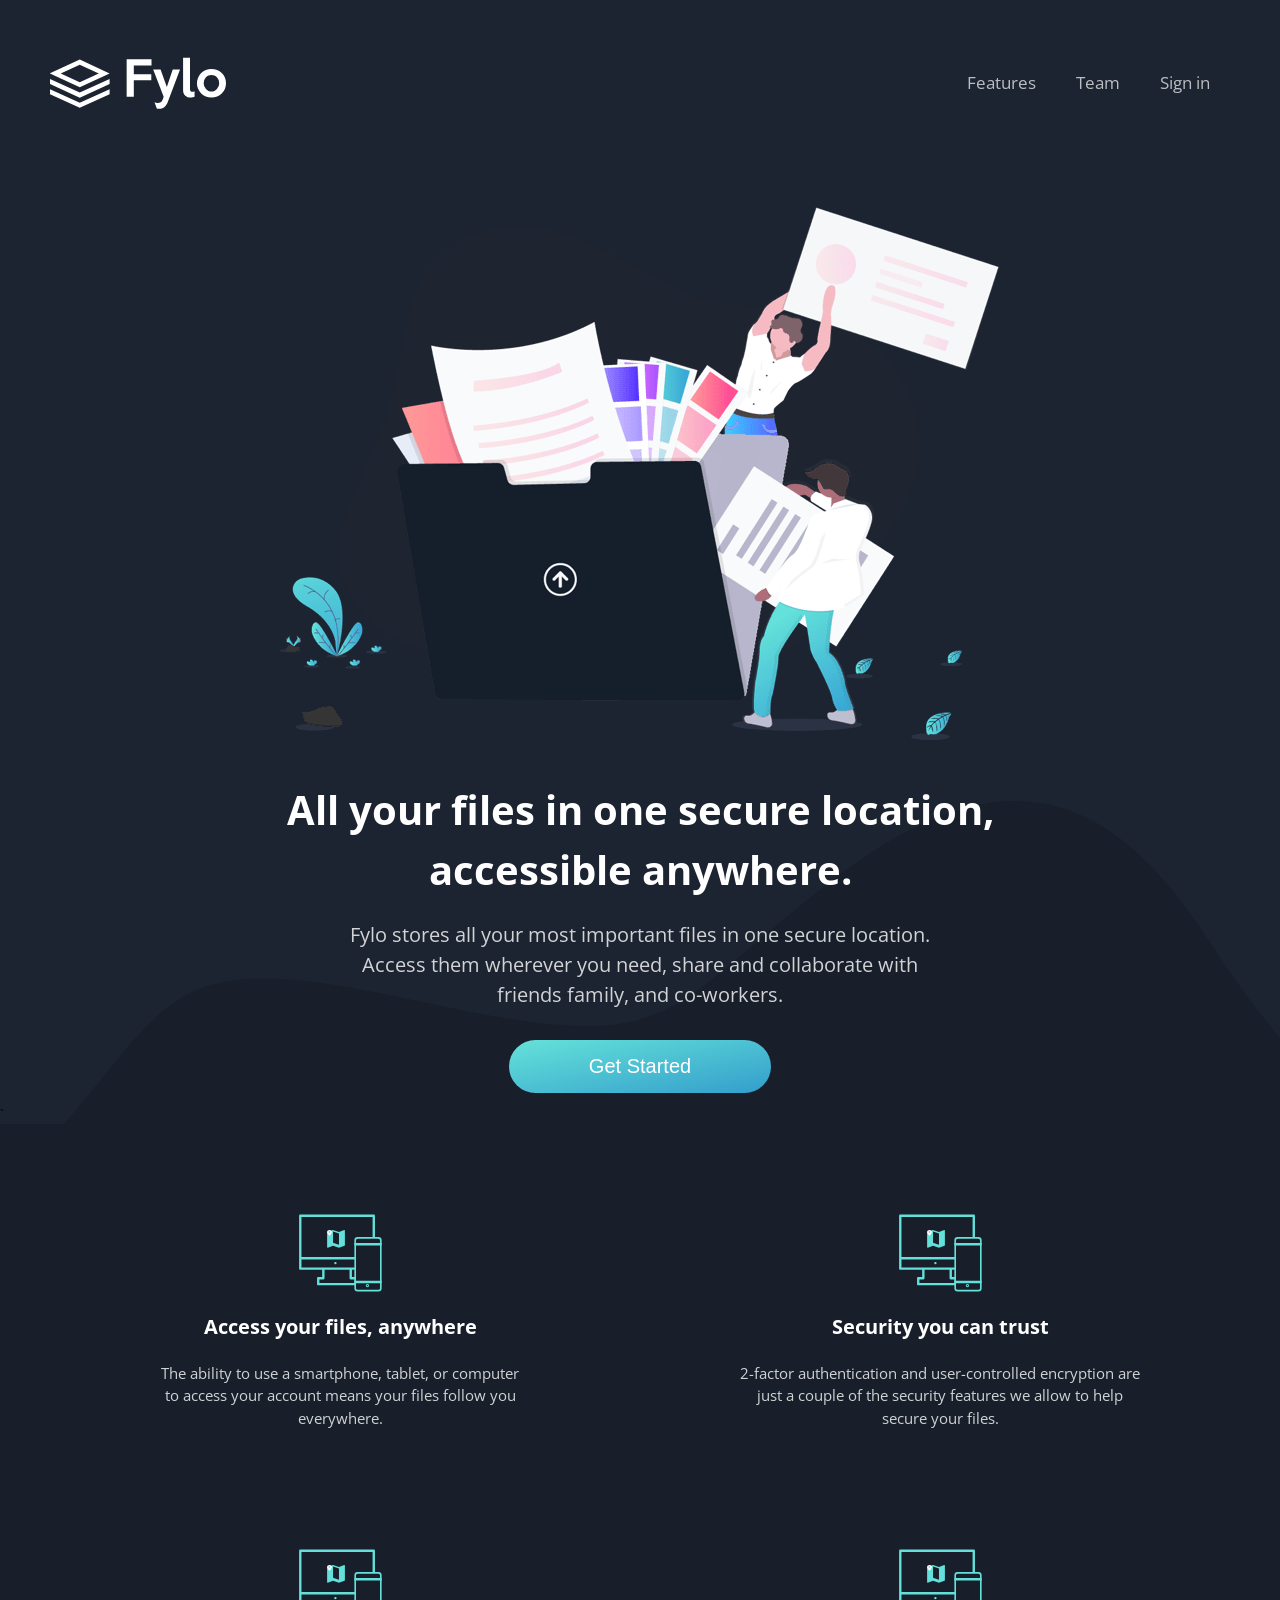
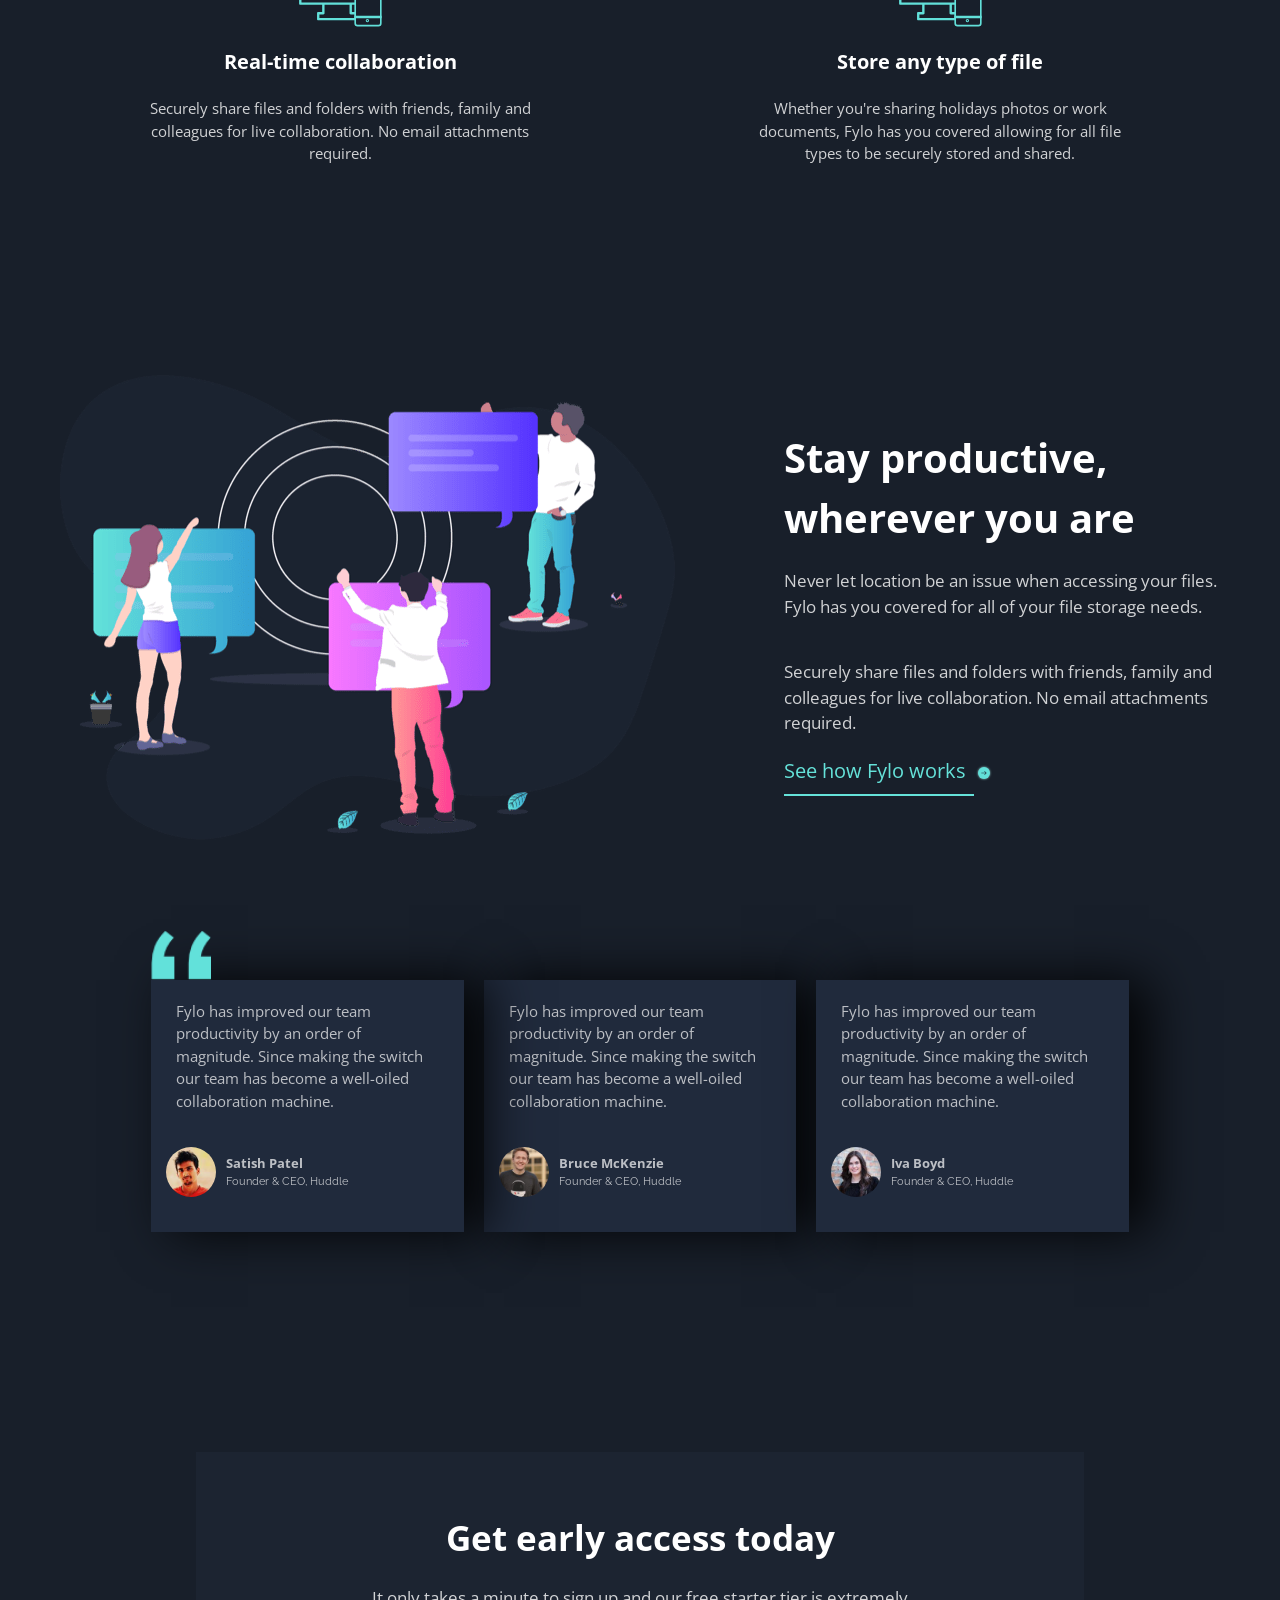
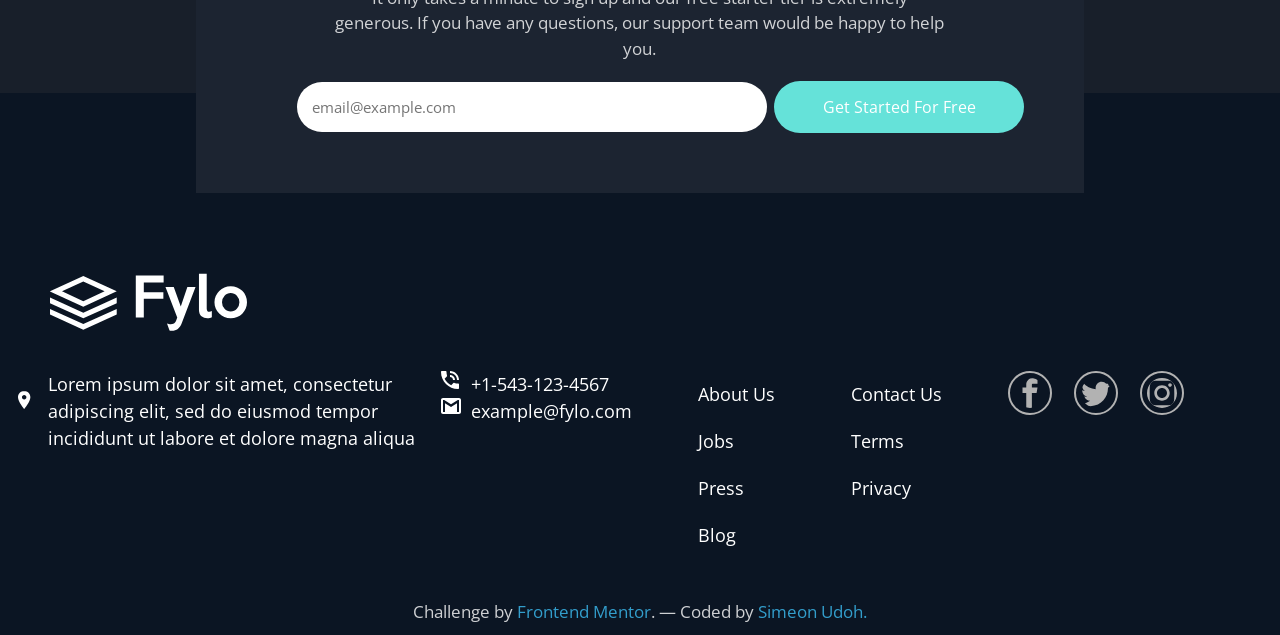
<file: fylo/index.html>
<!DOCTYPE html>
<html lang="en">
	<head>
		<meta charset="UTF-8" />
		<meta name="viewport" content="width=device-width, initial-scale=1.0" />

		<link
			rel="icon"
			type="image/png"
			sizes="32x32"
			href="./images/favicon-32x32.png"
		/>
		<link
			href="https://fonts.googleapis.com/css?family=Open+Sans:400,700|Raleway:400,700&display=swap"
			rel="stylesheet"
		/>
		<link rel="stylesheet" href="css/styles.css" />

		<title>
			Frontend Mentor | Fylo landing page with dark theme and features grid
		</title>
	</head>
	<body class="container">
		<header class="header">
			<img src="images/logo.svg" alt="fylo logo" class="header__logo" />
			<nav class="header__nav">
				<ul class="header__list">
					<li class="header__item">
						<a href="#" class="header__link">Features</a>
					</li>
					<li class="header__item">
						<a href="#" class="header__link">Team</a>
					</li>
					<li class="header__item">
						<a href="#" class="header__link">Sign in</a>
					</li>
				</ul>
      </nav>
      
      
		</header>

		<div class="intro">
			<img
				src="images/illustration-intro.png"
				alt="intro image"
				class="intro__img "
			/>
			<h1 class="heading__primary">
				All your files in one secure location,<br />
				accessible anywhere.
			</h1>

			<p class="paragraph__intro">
				Fylo stores all your most important files in one secure location.<br />
				Access them wherever you need, share and collaborate with <br />
				friends family, and co-workers.
			</p>
			<button class="btn">Get Started</button>
		</div>

		<!-- Feature Box 1 -->
		`
		<main class="wrapper">
			<section class="feature mb-lg">
				<div class="feature__box">
					<img
						src="images/icon-access-anywhere.svg"
						alt="access files with computer"
						class="feature__img  mb-sm"
					/>
					<h2 class="heading__tertiary">Access your files, anywhere</h2>
					<p class="paragraph__feature">
						The ability to use a smartphone, tablet, or computer <br />
						to access your account means your files follow you<br />
						everywhere.
					</p>
				</div>

				<!-- Feature Box 2 -->
				<div class="feature__box">
					<img
						src="images/icon-access-anywhere.svg"
						alt="access files with computer"
						class="feature__img mb-sm"
					/>
					<h2 class="heading__tertiary">Security you can trust</h2>
					<p class="paragraph__feature">
						2-factor authentication and user-controlled encryption are<br />
						just a couple of the security features we allow to help<br />
						secure your files.
					</p>
				</div>

				<!-- Feature Box 3 -->

				<div class="feature__box">
					<img
						src="images/icon-access-anywhere.svg"
						alt="access files with computer"
						class="feature__img mb-sm"
					/>
					<h3 class="heading__tertiary">Real-time collaboration</h3>
					<p class="paragraph__feature">
						Securely share files and folders with friends, family and <br />
						colleagues for live collaboration. No email attachments<br />
						required.
					</p>
				</div>
				<!-- Feature Box 4 -->

				<div class="feature__box">
					<img
						src="images/icon-access-anywhere.svg"
						alt="access files with computer"
						class="feature__img mb-sm"
					/>
					<h3 class="heading__tertiary">Store any type of file</h3>
					<p class="paragraph__feature">
						Whether you're sharing holidays photos or work<br />
						documents, Fylo has you covered allowing for all file<br />
						types to be securely stored and shared.
					</p>
				</div>
			</section>

			<div class="details mb-md">
				<img
					src="images/illustration-stay-productive.png"
					alt="fylo details"
					class="details__img"
				/>
				<div class="details__text">
					<h3 class="heading__primary heading__primary--left">
						Stay productive,<br />
						wherever you are
					</h3>
					<p class="paragraph__details">
						Never let location be an issue when accessing your files. Fylo has
						you covered for all of your file storage needs.
					</p>
					<p class="paragraph__details">
						Securely share files and folders with friends, family and colleagues
						for live collaboration. No email attachments required.
					</p>
					<a href="#" class="details__link">See how Fylo works </a>
				</div>
			</div>

			<!-- Testimonial Container -->
			<div class="testimonial mb-hg">
				<!-- Testimonial User review 1 -->
				<figure class="testimonial__box testimonial__box--1">
					<blockquote class="testimonial__review">
						Fylo has improved our team productivity by an order of magnitude.
						Since making the switch our team has become a well-oiled
						collaboration machine.
					</blockquote>

					<figcaption class="testimonial__user">
						<img
							src="images/profile-1.jpg"
							alt="user 1"
							class="testimonial__user-photo"
						/>
						<div class="testimonial__user-box">
							<p class="testimonial__user-name">Satish Patel</p>
							<p class="testimonial__user-title">Founder & CEO, Huddle</p>
						</div>
					</figcaption>
				</figure>

				<!-- Testimonial User review 2 -->

				<figure class="testimonial__box  testimonial__box--2">
					<blockquote class="testimonial__review">
						Fylo has improved our team productivity by an order of magnitude.
						Since making the switch our team has become a well-oiled
						collaboration machine.
					</blockquote>

					<figcaption class="testimonial__user">
						<img
							src="images/profile-2.jpg"
							alt="user 2"
							class="testimonial__user-photo"
						/>
						<div class="testimonial__user-box">
							<p class="testimonial__user-name">Bruce McKenzie</p>
							<p class="testimonial__user-title">Founder & CEO, Huddle</p>
						</div>
					</figcaption>
				</figure>

				<!-- Testimonial User review 3 -->

				<figure class="testimonial__box testimonial__box--3">
					<blockquote class="testimonial__review">
						Fylo has improved our team productivity by an order of magnitude.
						Since making the switch our team has become a well-oiled
						collaboration machine.
					</blockquote>

					<figcaption class="testimonial__user">
						<img
							src="images/profile-3.jpg"
							alt="user 3"
							class="testimonial__user-photo"
						/>
						<div class="testimonial__user-box">
							<p class="testimonial__user-name">Iva Boyd</p>
							<p class="testimonial__user-title">Founder & CEO, Huddle</p>
						</div>
					</figcaption>
				</figure>
			</div>

			<div class="sign-up">
				<h2 class="heading__secondary">
					Get early access today
				</h2>
				<p class="paragraph__sign-up">
					It only takes a minute to sign up and our free starter tier is
					extremely generous. If you have any questions, our support team would
					be happy to help you.
				</p>
				<form action="#">
					<label
						>email
						<input
							type="email"
							class="sign-up__form"
							name="email"
							id="email"
              placeholder="email@example.com"
              required  
						/>
					</label>
					<button type="submit" class="sign-up__btn">
						Get Started For Free
					</button>
				</form>
			</div>
		</main>

		<footer class="footer">
			<img src="images/logo.svg" alt="fylo logo" class="footer__logo mb-lg" /> 

			<div class="footer__card  mb-md"> 
				<p class="footer__location">
					Lorem ipsum dolor sit amet, consectetur</br> adipiscing elit, sed do
					eiusmod tempor<br> incididunt ut labore et dolore magna aliqua
        </p>
				<div class="footer__contact"> 
					<p class="footer__phone">
						&plus;1-543-123-4567   
					</p>
					<p class="footer__email">
						example@fylo.com
          </p>
          </div>
          <ul class="footer__list1">
            <li class="footer__item"><a href="#" class="footer__link">About Us</a></li>
            <li class="footer__item"><a href="#" class="footer__link">Jobs</a></li>
            <li class="footer__item"><a href="#" class="footer__link">Press</a></li>
            <li class="footer__item"><a href="#" class="footer__link">Blog</a></li>
          </ul>
          <ul class="footer__list2">
            <li class="footer__item"><a href="#" class="footer__link">Contact Us</a></li>
            <li class="footer__item"><a href="#" class="footer__link">Terms</a></li>
            <li class="footer__item"><a href="#" class="footer__link">Privacy</a></li>
          </ul>

          <div class="footer__social">
            <a href="https://facebook.com/Simeon.udoh.71" class="footer__social-link">
            <svg class="footer__icon footer__icon-facebook">
              <use xlink:href="css/sprite.svg#icon-facebook"></use> 

			</svg>
			&nbsp; 
            </a>
            <a href="https://twitter.com/Techviberng" class="footer__social-link"> 
            <svg class="footer__icon footer__icon-twitter"> 
              <use xlink:href="css/sprite.svg#icon-twitter"></use>   

			</svg>
			&nbsp; 
            </a>
            <a href="https://facebook.com/simicode" class="footer__social-link"> 
            <svg class="footer__icon footer__icon-instagram">
              <use xlink:href="css/sprite.svg#icon-instagram"></use> 

			</svg>
			&nbsp; 
            </a>
          </div>
				
			</div>
			<p class="footer__attribution">
				Challenge by <a class="footer__attribution-link" href="https://www.frontendmentor.io?ref=challenge" target="_blank"> Frontend Mentor</a>. &mdash; Coded by <a class="footer__attribution-link"  href="https://github.com/simeon4real">Simeon Udoh.</a>    
			</p>
		</footer>  
	</body>
</html>
</file>
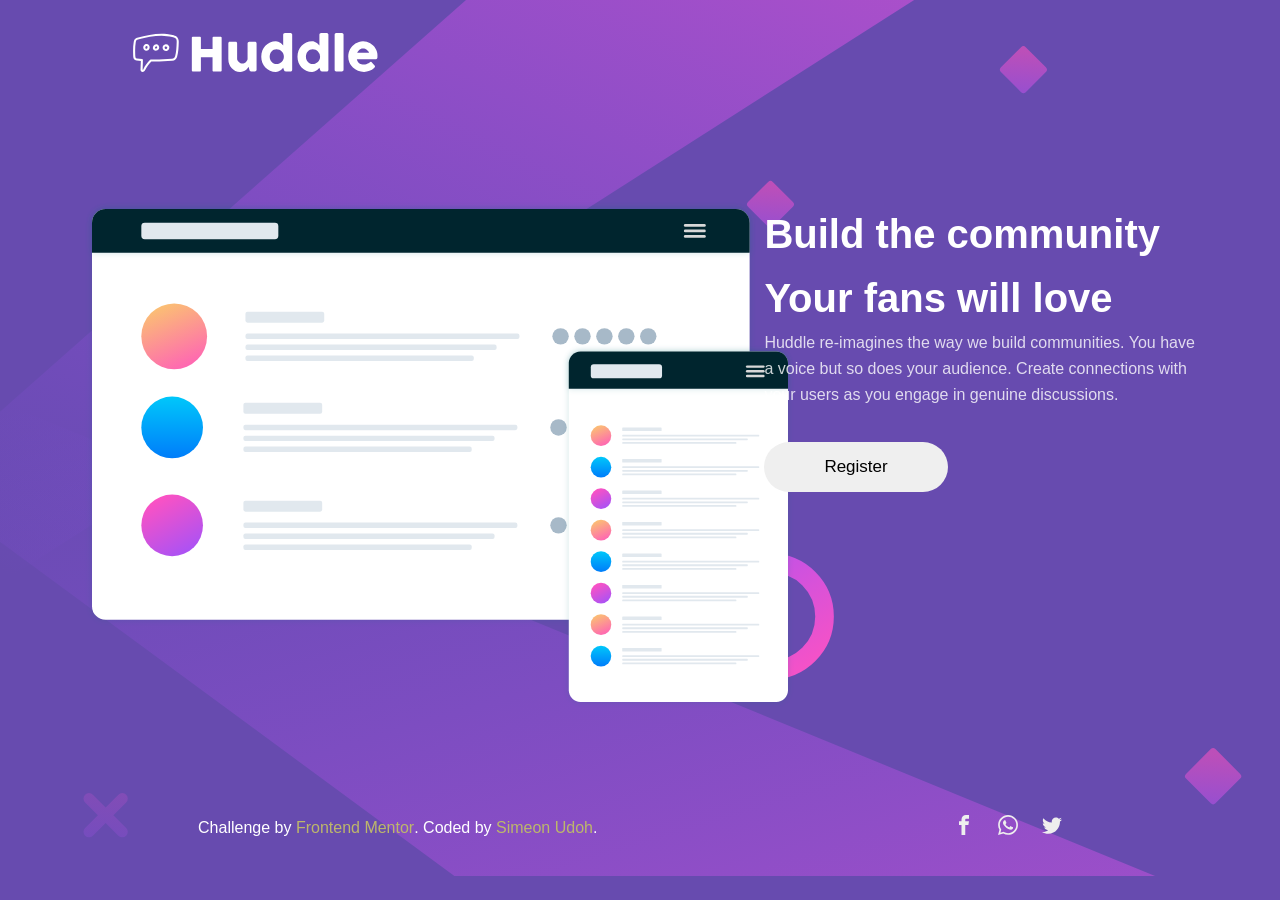
<file: Huddle/index.html>
<!DOCTYPE html>
<html lang="en">
	<head>
		<meta charset="UTF-8" />
		<meta name="viewport" content="width=device-width, initial-scale=1.0" />
		<!-- displays site properly based on user's device -->

		<link
			rel="icon"
			type="image/png"
			sizes="32x32"
			href="./images/favicon-32x32.png"
		/>
		<link rel="stylesheet" href="https://fonts.google.com/specimen/Poppins" />
		<link rel="stylesheet" href="https://fonts.google.com/specimen/Open+Sans" />
		<link rel="stylesheet" href="styles.css" />

		<title>Huddle &mdash; Building The Best Communities</title>
	</head>
	<body>
		<!-- initializing BEM -->
		<header class="header">
			<img class="header__logo" src="./images/logo.svg" alt="the logo" />
		</header>

		<div class="container">
			<div class="container__img-box">
				<img
					src="images/illustration-mockups.svg"
					class="container__img"
					alt="huddle photo"
				/>
			</div>

			<div class="text-box">
				<h1 class="text__primary">
					Build the community<br />
					Your fans will love
				</h1>
				<p class="text__paragraph">
					Huddle re-imagines the way we build communities. You have <br />
					a voice but so does your audience. Create connections with <br />
					your users as you engage in genuine discussions.
				</p>

				<button aria-label="Register Button" class="register">Register</button>
			</div>

			<!-- End of container -->
		</div>

		<footer>
			<p class="attribution">
				Challenge by
				<a href="https://www.frontendmentor.io?ref=challenge" target="_blank"
					>Frontend Mentor</a
				>. Coded by <a href="#">Simeon Udoh</a>.
			</p>
			<div class="footer__social-box">
				<a
					aria-label="Add me on Facebook"
					href="http://www.facebook.com/Simeon.udoh.71"
					target="_blank"
					><svg class="footer__icon">
						<use xlink:href="images/sprite.svg#icon-facebook"></use></svg
				></a>

				<a
					aria-label="Add me on Whatsapp"
					href="http://wa.me/2348146953393"
					target="_blank"
					><svg class="footer__icon">
						<use xlink:href="images/sprite.svg#icon-whatsapp"></use></svg
				></a>

				<a
					aria-label="Follow me on Twitter"
					href="https://twitter.com/TechviberNG"
					target="_blank"
					><svg class="footer__icon">
						<use xlink:href="images/sprite.svg#icon-twitter"></use></svg
				></a>
			</div>
		</footer>
	</body>
</html>
</file>
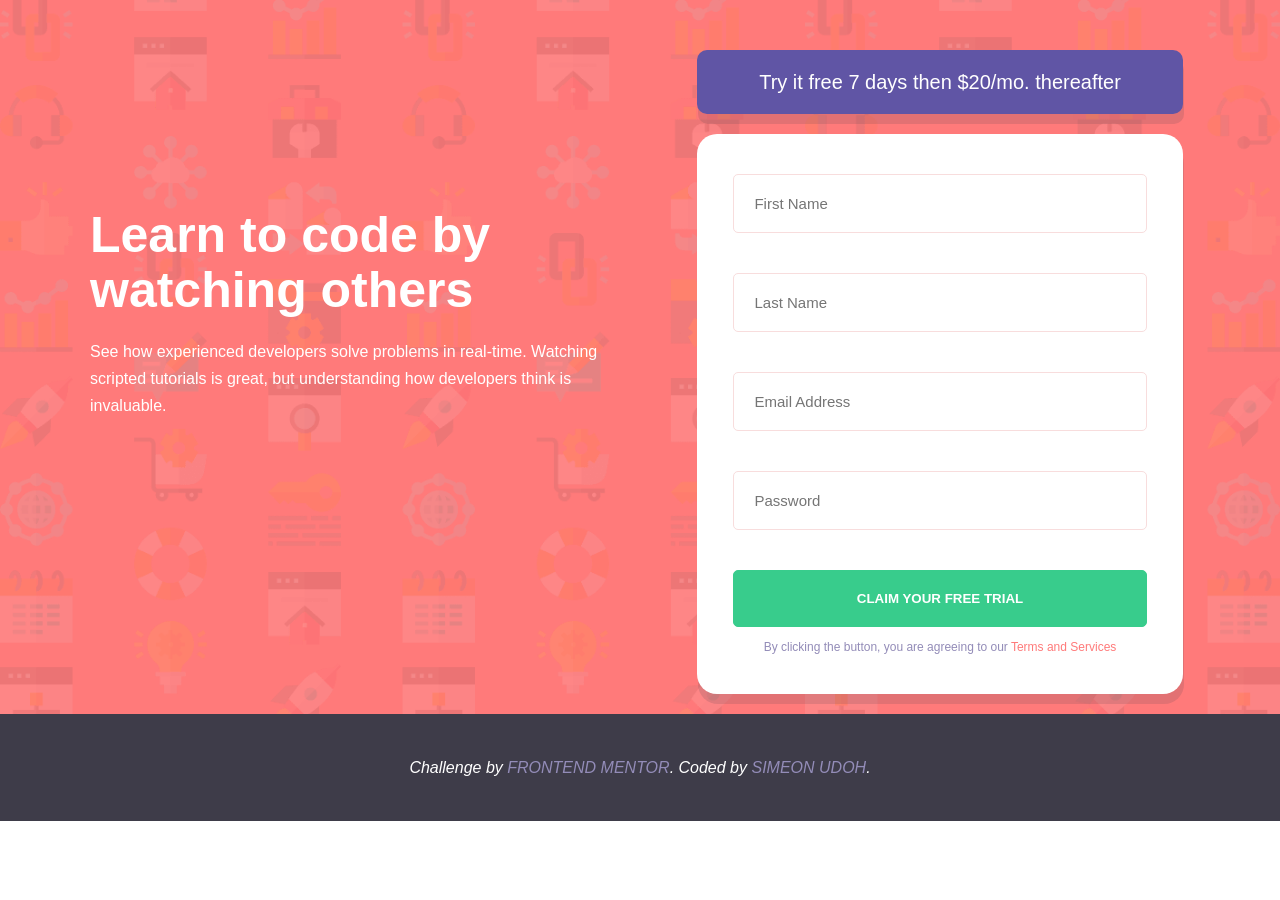
<file: intro-component-sign-up/index.html>
<!DOCTYPE html>
<html lang="en">
<head>
  <meta charset="UTF-8">
  <meta name="viewport" content="width=device-width, initial-scale=1.0"> <!-- displays site properly based on user's device -->

  <link rel="icon" type="image/png" sizes="32x32" href="./images/favicon-32x32.png">
  <link rel="stylesheet" href="https://fonts.google.com/specimen/Poppins:400,500,600,700">
  <link rel="stylesheet" href="css/styles.css">
  
  <title>Frontend Mentor | Intro component with sign up form</title>

  
  
</head> 
<body>
  <main>

<!--GRID STARTS HERE-->  

<div class="row">
  <div class="col-1-of-2">
    <div class="landing__heading">
      <h1 class="landing__heading-primary">
        Learn to code by watching others
      </h1>

      <p class="landing__heading-text">See how experienced developers solve problems in real-time. Watching scripted tutorials is great,
      but understanding how developers think is invaluable.</p>

    </div>
  
 

  </div>
  <div class="col-1-of-2">
    
     <div class="cta__info">
      Try it free 7 days then $20/mo. thereafter </div>
      

      <!--THE FORM MARKUP-->

      <form class="form">
        <fieldset>
        <label class="form__label" for="first-name"></label>
      <input class="form__input" type="text" id="first-name" placeholder="First Name"> 

      <label class="form__label" for="last-name"></label>
      <input class="form__input" type="text" id="last-name" name="last-name" placeholder="Last Name" required>

      <label class="form__label" for="email"></label>
      <input class="form__input" type="email" id="email" placeholder="Email Address" required>

      <label class="form__label" for="password"></label>
      <input class="form__input" type="password" id="password" placeholder="Password" name="password" required>

      <button type="submit"> Claim your free trial</button>
      
     
      
      </fieldset>
      <span class="form__terms"> By clicking the button, you are agreeing to our <a class="form__link" href="#" target="_blank">Terms and
          Services</a></span>
    </form>
</div>
</main>
<footer class="footer">
  <p class="footer__attribution">
    Challenge by <a class="footer__link" href="https://www.frontendmentor.io?ref=challenge" target="_blank">Frontend Mentor</a>.
    Coded by <a class="footer__link" href="#">Simeon Udoh</a>.
  </p>
</footer>
</body>
</html>
</file>
<file: fylo/css/styles.css>
*,*::before,*::after{margin:0;padding:0;-webkit-box-sizing:inherit;box-sizing:inherit}html{font-size:62.5%}@media only screen and (max-width: 43.75em){html{font-size:50%}}body{font-size:1.4rem;background-color:#1c2431;font-family:"Open Sans", sans-serif;line-height:1.5}@media only screen and (max-width: 62.5em){br{display:none}}.wrapper{background-color:#181f2a}.mb-sm{margin-bottom:2rem}.mb-md{margin-bottom:4rem}.mb-lg{margin-bottom:4rem}.mb-hg{margin-bottom:8rem}::-moz-selection{background-color:#65e2d9;color:white}::selection{background-color:#65e2d9;color:white}.details{background-color:#181f2a;display:-ms-grid;display:grid;-ms-grid-columns:3fr 1fr [2];grid-template-columns:repeat(2, 3fr 1fr);padding:6rem;-webkit-box-align:center;-ms-flex-align:center;align-items:center}@media only screen and (max-width: 62.5em){.details{-ms-grid-rows:1fr [2];grid-template-rows:repeat(2, 1fr)}}@media only screen and (max-width: 31.25em){.details{-ms-grid-rows:-webkit-max-content 2rem -webkit-max-content;-ms-grid-rows:max-content 2rem max-content;grid-template-rows:repeat(2, -webkit-max-content);grid-template-rows:repeat(2, max-content);grid-row-gap:2rem}}.details__text{display:-ms-grid;display:grid;-webkit-box-align:center;-ms-flex-align:center;align-items:center;justify-items:start;grid-column:3 / -1}@media only screen and (max-width: 62.5em){.details__text{grid-row:2 / -1;grid-column:1 / -1;margin:1rem auto}}.details__img{-o-object-fit:cover;object-fit:cover}@media only screen and (max-width: 62.5em){.details__img{grid-column:1 / -1;-ms-grid-row:1;-ms-grid-row-span:1;grid-row:1 / 2;margin:auto}}@media only screen and (max-width: 43.75em){.details__img{width:100%}}.details__link{text-decoration:none;font-size:2rem;position:relative;display:inline-block;color:#65e2d9;font-family:inherit}.details__link:hover{color:#339ecc}@media only screen and (max-width: 62.5em){.details__link{margin:1rem auto}}.details__link::after{content:"";background-image:url(../images/icon-arrow.svg);width:2rem;height:2rem;display:inline-block;background-repeat:no-repeat;position:absolute;top:0.9rem;right:-3rem}.details__link::before{content:"";position:absolute;width:19rem;height:0.15rem;display:block;background-color:#65e2d9;bottom:-1rem}.feature{grid-column:full-start / full-end;-ms-grid-row:3;-ms-grid-row-span:1;grid-row:3 / 4;background-color:#181f2a;padding:4rem;position:relative;display:-ms-grid;display:grid;-ms-grid-columns:minmax(30rem, 1fr) [2];grid-template-columns:repeat(2, minmax(30rem, 1fr));-ms-grid-rows:1fr [2];grid-template-rows:repeat(2, 1fr)}.feature>*:nth-child(1){-ms-grid-row:1;-ms-grid-column:1}.feature>*:nth-child(2){-ms-grid-row:1;-ms-grid-column:2}.feature>*:nth-child(3){-ms-grid-row:2;-ms-grid-column:1}.feature>*:nth-child(4){-ms-grid-row:2;-ms-grid-column:2}@media only screen and (max-width: 43.75em){.feature{grid-template-columns:repeat(auto-fit, minmax(25rem, 1fr))}}@media only screen and (max-width: 31.25em){.feature{margin-bottom:.5rem}}.feature__box{display:-ms-grid;display:grid;-webkit-box-align:center;-ms-flex-align:center;align-items:center;justify-items:center;margin:5rem}.feature::before{content:"";width:100%;height:600px;background-image:url(../images/bg-curvy-desktop.svg);background-size:cover;background-position:center;position:absolute;top:-43%;left:0;background-repeat:no-repeat;z-index:-2}@media only screen and (max-width: 43.75em){.feature::before{top:-25%;background-image:url(../images/bg-curvy-mobile.svg)}}.footer{display:-ms-grid;display:grid;-ms-grid-rows:1fr -webkit-min-content -webkit-min-content;-ms-grid-rows:1fr min-content min-content;grid-template-rows:1fr -webkit-min-content -webkit-min-content;grid-template-rows:1fr min-content min-content;-ms-grid-columns:1fr [6];grid-template-columns:repeat(6, 1fr);background-color:#0b1523;padding:5rem;padding-top:10rem;padding-bottom:1rem}.footer>*:nth-child(1){-ms-grid-row:1;-ms-grid-column:1}.footer>*:nth-child(2){-ms-grid-row:1;-ms-grid-column:2}.footer>*:nth-child(3){-ms-grid-row:1;-ms-grid-column:3}.footer>*:nth-child(4){-ms-grid-row:1;-ms-grid-column:4}.footer>*:nth-child(5){-ms-grid-row:1;-ms-grid-column:5}.footer>*:nth-child(6){-ms-grid-row:1;-ms-grid-column:6}.footer>*:nth-child(7){-ms-grid-row:2;-ms-grid-column:1}.footer>*:nth-child(8){-ms-grid-row:2;-ms-grid-column:2}.footer>*:nth-child(9){-ms-grid-row:2;-ms-grid-column:3}.footer>*:nth-child(10){-ms-grid-row:2;-ms-grid-column:4}.footer>*:nth-child(11){-ms-grid-row:2;-ms-grid-column:5}.footer>*:nth-child(12){-ms-grid-row:2;-ms-grid-column:6}.footer>*:nth-child(13){-ms-grid-row:3;-ms-grid-column:1}.footer>*:nth-child(14){-ms-grid-row:3;-ms-grid-column:2}.footer>*:nth-child(15){-ms-grid-row:3;-ms-grid-column:3}.footer>*:nth-child(16){-ms-grid-row:3;-ms-grid-column:4}.footer>*:nth-child(17){-ms-grid-row:3;-ms-grid-column:5}.footer>*:nth-child(18){-ms-grid-row:3;-ms-grid-column:6}.footer__logo{-ms-grid-row:1;-ms-grid-row-span:1;grid-row:1 / 2;width:100%;margin-top:8rem}@media only screen and (max-width: 62.5em){.footer__logo{-ms-grid-column:3;-ms-grid-column-span:2;grid-column:3/5}}.footer__card{-ms-grid-row:2;-ms-grid-row-span:1;grid-row:2 / 3;grid-column:1 / -1;display:-webkit-box;display:-ms-flexbox;display:flex;-ms-flex-pack:distribute;justify-content:space-around}@media only screen and (max-width: 62.5em){.footer__card{display:-ms-grid;display:grid;-ms-grid-rows:-webkit-min-content [5];-ms-grid-rows:min-content [5];grid-template-rows:repeat(5, -webkit-min-content);grid-template-rows:repeat(5, min-content);-ms-grid-columns:1fr [4];grid-template-columns:repeat(4, 1fr)}.footer__card>*:nth-child(1){-ms-grid-row:1;-ms-grid-column:1}.footer__card>*:nth-child(2){-ms-grid-row:1;-ms-grid-column:2}.footer__card>*:nth-child(3){-ms-grid-row:1;-ms-grid-column:3}.footer__card>*:nth-child(4){-ms-grid-row:1;-ms-grid-column:4}.footer__card>*:nth-child(5){-ms-grid-row:2;-ms-grid-column:1}.footer__card>*:nth-child(6){-ms-grid-row:2;-ms-grid-column:2}.footer__card>*:nth-child(7){-ms-grid-row:2;-ms-grid-column:3}.footer__card>*:nth-child(8){-ms-grid-row:2;-ms-grid-column:4}.footer__card>*:nth-child(9){-ms-grid-row:3;-ms-grid-column:1}.footer__card>*:nth-child(10){-ms-grid-row:3;-ms-grid-column:2}.footer__card>*:nth-child(11){-ms-grid-row:3;-ms-grid-column:3}.footer__card>*:nth-child(12){-ms-grid-row:3;-ms-grid-column:4}.footer__card>*:nth-child(13){-ms-grid-row:4;-ms-grid-column:1}.footer__card>*:nth-child(14){-ms-grid-row:4;-ms-grid-column:2}.footer__card>*:nth-child(15){-ms-grid-row:4;-ms-grid-column:3}.footer__card>*:nth-child(16){-ms-grid-row:4;-ms-grid-column:4}.footer__card>*:nth-child(17){-ms-grid-row:5;-ms-grid-column:1}.footer__card>*:nth-child(18){-ms-grid-row:5;-ms-grid-column:2}.footer__card>*:nth-child(19){-ms-grid-row:5;-ms-grid-column:3}.footer__card>*:nth-child(20){-ms-grid-row:5;-ms-grid-column:4}}.footer__location{font-size:1.8rem;text-align:left;color:white;position:relative;-ms-grid-column:1;-ms-grid-column-span:2;grid-column:1 / 3;margin-left:-3rem;font-family:inherit}@media only screen and (max-width: 62.5em){.footer__location{-ms-grid-column:1;-ms-grid-column-span:2;grid-column:1/3;-ms-grid-row:1;-ms-grid-row-span:1;grid-row:1/2;margin-bottom:2rem;margin-left:0}}.footer__location::before{content:"";display:inline-block;background-image:url(../images/icon-location.svg);width:4rem;height:4rem;background-repeat:no-repeat;position:absolute;top:2rem;left:-3rem}@media only screen and (max-width: 62.5em){.footer__list1{-ms-grid-row:2;-ms-grid-row-span:1;grid-row:2/3;-ms-grid-column:1;-ms-grid-column-span:1;grid-column:1/2;-ms-grid-row-align:end;align-self:end}}@media only screen and (max-width: 62.5em){.footer__list2{-ms-grid-row:2;-ms-grid-row-span:1;grid-row:2/3;-ms-grid-column:2;-ms-grid-column-span:1;grid-column:2/3}}.footer__list1,.footer__list2{list-style:none}.footer__contact,.footer__link{text-decoration:none;color:white;font-size:1.8rem;font-family:"Open Sans", sans-serif;font-weight:400}.footer__contact{position:relative}@media only screen and (max-width: 62.5em){.footer__contact{-ms-grid-row:1;-ms-grid-row-span:1;grid-row:1/2;grid-column:4/-1}}.footer__email,.footer__phone{position:relative}@media only screen and (max-width: 62.5em){.footer__phone{margin-bottom:2rem}}.footer__phone::before{content:"";display:inline-block;background-image:url(../images/icon-phone.svg);width:4rem;height:4rem;background-repeat:no-repeat;position:absolute;left:-3rem}.footer__email::before{content:"";display:inline-block;background-image:url(../images/icon-email.svg);width:4rem;height:4rem;background-repeat:no-repeat;position:absolute;left:-3rem}.footer__link:link,.footer__link:visited{display:inline-block;padding:1rem}.footer__link:link:hover,.footer__link:link:active,.footer__link:visited:hover,.footer__link:visited:active{color:#339ecc}.footer__social-link{text-decoration:none;position:relative}.footer__social-link-1::before{content:"Facebook";opacity:0;position:absolute}.footer__social-link-2::before{content:"Twitter";opacity:0;position:absolute}.footer__social-link-3::before{content:"Facebook";opacity:0;position:absolute}@media only screen and (max-width: 62.5em){.footer__social{grid-column:4/-1;-ms-grid-row:2;-ms-grid-row-span:1;grid-row:2/3;align-self:end;display:-webkit-box;display:-ms-flexbox;display:flex}}.footer__icon{width:3rem;height:3rem;border:2px solid white;border-radius:50%;fill:white;-webkit-filter:brightness(0.7);filter:brightness(0.7);margin-right:1rem;cursor:pointer;background-color:transparent;padding:.5rem;display:inline-block;-webkit-transition:all .2s ease-in;-o-transition:all .2s ease-in;transition:all .2s ease-in}.footer__icon:hover{border:2px dotted white}.footer__icon-twitter:hover{background-color:#1da7d4;fill:white}.footer__icon-instagram:hover{background-color:#000;fill:pink}.footer__icon-facebook:hover{background-color:#1008ff;fill:white}.footer__attribution{grid-row:3 /-1;grid-column:1 / -1;text-align:center;font-size:1.7rem;color:rgba(255,255,255,0.8)}.footer__attribution-link:link,.footer__attribution-link:visited{text-decoration:none;color:#339ecc;display:inline-block}.footer__attribution-link:link:hover,.footer__attribution-link:link:active,.footer__attribution-link:visited:hover,.footer__attribution-link:visited:active{color:white}.header{display:-webkit-box;display:-ms-flexbox;display:flex;-webkit-box-align:center;-ms-flex-align:center;align-items:center;-webkit-box-pack:justify;-ms-flex-pack:justify;justify-content:space-between;padding:5rem}@media only screen and (max-width: 31.25em){.header{-webkit-box-orient:vertical;-webkit-box-direction:normal;-ms-flex-direction:column;flex-direction:column}}.header__list{list-style:none;display:-webkit-box;display:-ms-flexbox;display:flex;-webkit-box-pack:end;-ms-flex-pack:end;justify-content:flex-end}.header__link:link,.header__link:visited{font-size:1.7rem;padding:2rem;text-decoration:none;color:rgba(255,255,255,0.7);display:inline-block}.header__link:link:hover,.header__link:link:active,.header__link:visited:hover,.header__link:visited:active{background-color:#727171;color:#d9dbdd}.intro{display:-ms-grid;display:grid;-ms-grid-rows:-webkit-min-content [2];-ms-grid-rows:min-content [2];grid-template-rows:repeat(2, -webkit-min-content);grid-template-rows:repeat(2, min-content)}.intro__img{width:100%;max-width:72rem}.intro__img{margin:4rem auto}.sign-up{background-color:#1c2431;width:60%;margin:auto;padding:6rem;position:relative;top:10rem}.sign-up__form{padding:1.5rem;display:inline-block;visibility:visible;border-radius:10rem;border:none;width:85%;font-size:1.5rem;font-family:inherit}.sign-up__form:focus{outline:none;-webkit-box-shadow:0 1rem 3rem rgba(0,0,0,0.1);box-shadow:0 1rem 3rem rgba(0,0,0,0.1);border-bottom:5px solid green}.sign-up__form:focus:invalid{border-bottom:5px solid red}@media only screen and (max-width: 62.5em){.sign-up__form{width:100%;margin-left:-2rem}}.sign-up form{display:-ms-grid;display:grid;-ms-grid-columns:1fr 25rem;grid-template-columns:1fr 25rem;-webkit-box-align:center;-ms-flex-align:center;align-items:center}@media only screen and (max-width: 62.5em){.sign-up form{display:-webkit-box;display:-ms-flexbox;display:flex;-webkit-box-orient:vertical;-webkit-box-direction:normal;-ms-flex-direction:column;flex-direction:column}}.sign-up__btn{padding:1.5rem 3rem;border-radius:10rem;border:none;cursor:pointer;background-color:#65e2d9;display:inline-block;color:white;font-family:"Open Sans", sans-serif;font-size:1.6rem}.sign-up__btn:hover{background-color:#339ecc}@media only screen and (max-width: 62.5em){.sign-up__btn{width:60%;margin:2rem auto}}.sign-up label{visibility:hidden}@media only screen and (max-width: 62.5em){.sign-up label{width:100%}}.testimonial{display:-ms-grid;display:grid;-ms-grid-columns:1fr 2rem 1fr 2rem 1fr 2rem 1fr 2rem 1fr 2rem 1fr 2rem 1fr 2rem 1fr 2rem 1fr 2rem 1fr 2rem 1fr;grid-template-columns:repeat(11, 1fr);padding:4rem;grid-column-gap:2rem;-webkit-box-pack:center;-ms-flex-pack:center;justify-content:center;grid-row-gap:4rem}@media only screen and (max-width: 62.5em){.testimonial{-ms-grid-rows:minmax(-webkit-min-content, 1fr) [2];-ms-grid-rows:minmax(min-content, 1fr) [2];grid-template-rows:repeat(2, minmax(-webkit-min-content, 1fr));grid-template-rows:repeat(2, minmax(min-content, 1fr));-ms-grid-columns:1fr [8];grid-template-columns:repeat(8, 1fr)}.testimonial>*:nth-child(1){-ms-grid-row:1;-ms-grid-column:1}.testimonial>*:nth-child(2){-ms-grid-row:1;-ms-grid-column:2}.testimonial>*:nth-child(3){-ms-grid-row:1;-ms-grid-column:3}.testimonial>*:nth-child(4){-ms-grid-row:1;-ms-grid-column:4}.testimonial>*:nth-child(5){-ms-grid-row:1;-ms-grid-column:5}.testimonial>*:nth-child(6){-ms-grid-row:1;-ms-grid-column:6}.testimonial>*:nth-child(7){-ms-grid-row:1;-ms-grid-column:7}.testimonial>*:nth-child(8){-ms-grid-row:1;-ms-grid-column:8}.testimonial>*:nth-child(9){-ms-grid-row:2;-ms-grid-column:1}.testimonial>*:nth-child(10){-ms-grid-row:2;-ms-grid-column:2}.testimonial>*:nth-child(11){-ms-grid-row:2;-ms-grid-column:3}.testimonial>*:nth-child(12){-ms-grid-row:2;-ms-grid-column:4}.testimonial>*:nth-child(13){-ms-grid-row:2;-ms-grid-column:5}.testimonial>*:nth-child(14){-ms-grid-row:2;-ms-grid-column:6}.testimonial>*:nth-child(15){-ms-grid-row:2;-ms-grid-column:7}.testimonial>*:nth-child(16){-ms-grid-row:2;-ms-grid-column:8}}@media only screen and (max-width: 43.75em){.testimonial{grid-template-columns:repeat(auto-fit, minmax(25rem, 1fr))}}.testimonial__box{-ms-grid-column:1;-ms-grid-column-span:3;grid-column:1 / 4;padding:1rem 1.5rem;display:-ms-grid;display:grid;-ms-grid-rows:minmax(10rem, -webkit-min-content) [2];-ms-grid-rows:minmax(10rem, min-content) [2];grid-template-rows:repeat(2, minmax(10rem, -webkit-min-content));grid-template-rows:repeat(2, minmax(10rem, min-content));background-color:#202a3c;-webkit-box-shadow:2rem 0 5rem rgba(0,0,0,0.9);box-shadow:2rem 0 5rem rgba(0,0,0,0.9)}.testimonial__box--1{-ms-grid-column:2;-ms-grid-column-span:3;grid-column:2 / 5;position:relative;z-index:3}@media only screen and (max-width: 62.5em){.testimonial__box--1{-ms-grid-row:1;-ms-grid-row-span:1;grid-row:1/2;-ms-grid-column:1;-ms-grid-column-span:4;grid-column:1/5}}@media only screen and (max-width: 43.75em){.testimonial__box--1{-ms-grid-row:1;-ms-grid-row-span:1;grid-row:1/2;grid-column:auto}}.testimonial__box--1::before{content:"";position:absolute;background-image:url(../images/bg-quotes.png);background-size:cover;background-repeat:no-repeat;height:5rem;width:6rem;z-index:10;top:-5rem;left:0}.testimonial__box--2{-ms-grid-column:5;-ms-grid-column-span:3;grid-column:5 / 8}@media only screen and (max-width: 62.5em){.testimonial__box--2{-ms-grid-row:1;-ms-grid-row-span:1;grid-row:1/2;grid-column:5/-1}}@media only screen and (max-width: 43.75em){.testimonial__box--2{-ms-grid-row:2;-ms-grid-row-span:1;grid-row:2/3;grid-column:auto}}.testimonial__box--3{-ms-grid-column:8;-ms-grid-column-span:3;grid-column:8 / 11}@media only screen and (max-width: 62.5em){.testimonial__box--3{-ms-grid-row:2;-ms-grid-row-span:1;grid-row:2/3;-ms-grid-column:3;-ms-grid-column-span:4;grid-column:3/7}}@media only screen and (max-width: 43.75em){.testimonial__box--3{-ms-grid-row:3;-ms-grid-row-span:1;grid-row:3/4;grid-column:auto}}.testimonial__review{font-size:1.5rem;color:rgba(255,255,255,0.7);font-family:"Open Sans", sans-serif;padding:1rem}.testimonial__user{display:-webkit-box;display:-ms-flexbox;display:flex;-webkit-box-align:center;-ms-flex-align:center;align-items:center}.testimonial__user-photo{width:5rem;height:5rem;border-radius:50%;margin-right:1rem}.testimonial__user-name{font-size:1.3rem;font-weight:700;font-family:"Open Sans", sans-serif;color:rgba(255,255,255,0.7)}.testimonial__user-title{font-size:1.1rem;font-family:"raleway", sans-serif;color:rgba(255,255,255,0.7)}.heading__primary,.heading__secondary,.heading__tertiary{color:white;font-family:"Open Sans", sans-serif;text-align:center;font-weight:700}.paragraph__intro,.paragraph__feature,.paragraph__details,.paragraph__sign-up{text-align:center;font-family:"Open Sans", sans-serif;color:rgba(255,255,255,0.8);margin:2rem auto;font-weight:400}.heading__primary{font-size:4rem}@media only screen and (max-width: 43.75em){.heading__primary{font-size:3rem}}.heading__primary--left{text-align:left}@media only screen and (max-width: 62.5em){.heading__primary--left{text-align:center;letter-spacing:1rem}}.heading__secondary{font-size:3.5rem}.heading__tertiary{font-size:2rem}.paragraph__intro{font-size:2rem}@media only screen and (max-width: 43.75em){.paragraph__intro{font-size:1.7rem}}.paragraph__feature{font-size:1.5rem}.paragraph__details{text-align:left;font-size:1.7rem}@media only screen and (max-width: 62.5em){.paragraph__details{text-align:center}}.paragraph__sign-up{font-size:1.7rem;text-align:center;width:80%;font-family:inherit}.btn{padding:1.5rem 8rem;font-size:2rem;border:none;border-radius:10rem;width:-moz-fit-content;width:-webkit-fit-content;width:fit-content;margin:1rem auto;background-image:-webkit-gradient(linear, left top, right bottom, from(#65e2d9), to(#339ecc));background-image:-o-linear-gradient(left top, #65e2d9, #339ecc);background-image:linear-gradient(to right bottom, #65e2d9, #339ecc);color:white;display:inline-block;cursor:pointer}.btn:hover{background-image:-webkit-gradient(linear, left top, right bottom, from(#339ecc), to(#1c2431));background-image:-o-linear-gradient(left top, #339ecc, #1c2431);background-image:linear-gradient(to right bottom, #339ecc, #1c2431)}
</file>
<file: Huddle/styles.css>
/* browser reset */

*,
*::before,
*::after {
	margin: 0;
	padding: 0;
	box-sizing: inherit;
}

html {
	font-size: 62.5%; /* // 1rem == 10px */
}

body {
	font-size: 1.5rem;
	font-family: "Open Sans", sans-serif;
	font-weight: 400;
	background: url(./images/bg-desktop.svg) no-repeat hsl(257, 40%, 49%);
	background-size: cover;
	line-height: 1.6;
}

.header {
	font-weight: 400, 700;
	font-family: "Poppins";
	margin-top: 2rem;
	margin-bottom: 3rem;
}

.header__logo {
	margin-left: 12rem;
}

.container {
	display: flex;
	justify-content: space-around;
	padding: 8rem;
	flex-wrap: wrap;
}

.container__img {
	width: 100%;
}

.text-box {
	margin-left: -4rem;
}

.text__primary {
	font-size: 4rem;
	font-weight: 700;
    color: white;
    font-family: inherit;
	-webkit-animation-name: rubberBand;
	animation: 0.5s ease-in 0.5s rubberBand;
}

.text__paragraph {
	color: white;
	opacity: 0.8;
	font-size: 1.6rem;
    margin-bottom: 1.5rem;
    font-family: inherit;
}
.register {
	font-size: 1.7rem;
	padding: 1.5rem 6rem;
	border-radius: 8rem;
	outline: none;
	border: none;
	margin-top: 2rem;
	display: inline-block;
	transition: all 0.3s;
	font-family: inherit;
	font-weight: inherit;
	cursor: pointer;
}

.register:hover {
	background-color: rgba(0, 0, 0, 0.7);
	color: white;
}

/* // Animations:  */

@keyframes rubberBand {
	from {
		-webkit-transform: scale3d(1, 1, 1);
		transform: scale3d(1, 1, 1);
	}

	30% {
		-webkit-transform: scale3d(1.25, 0.75, 1);
		transform: scale3d(1.25, 0.75, 1);
	}

	40% {
		-webkit-transform: scale3d(0.75, 1.25, 1);
		transform: scale3d(0.75, 1.25, 1);
	}

	50% {
		-webkit-transform: scale3d(1.15, 0.85, 1);
		transform: scale3d(1.15, 0.85, 1);
	}

	65% {
		-webkit-transform: scale3d(0.95, 1.05, 1);
		transform: scale3d(0.95, 1.05, 1);
	}

	75% {
		-webkit-transform: scale3d(1.05, 0.95, 1);
		transform: scale3d(1.05, 0.95, 1);
	}

	to {
		-webkit-transform: scale3d(1, 1, 1);
		transform: scale3d(1, 1, 1);
	}
}

footer {
	padding: 2rem;
	display: flex;
	justify-content: space-around;
	flex-wrap: wrap;
}
.footer__icon {
	width: 2rem;
	height: 2rem;
	fill: #eee;
	margin-right: 2rem;
	transition: all 0.2s;
}

.footer__icon:hover {
	fill: black;
}

.attribution {
	color: white;
	font-size: 1.6rem;
	margin-bottom: 1.5rem;
    text-align: center;
    font-family: inherit;
}
a {
	color: darkkhaki;
	display: inline-block;
    transition: all 0.2s;
    font-family: inherit; 
}

a:hover {
	color: rgba(0, 0, 0, 0.7);
}
a:link {
	text-decoration: none;
}

/* // 500px / 16px = 31.25em; */

@media only screen and (max-width: 31.25em) {
	html {
		font-size: 50%;
	}

	body {
		line-height: 1.4;
		background: url(./images/bg-mobile.svg) no-repeat hsl(257, 40%, 49%); 
	}

	.header__logo {
		margin-left: 0;
		display: block;
		margin: 0.5rem auto;
	}

	.container {
		padding: 4rem;
	}

	.text-box {
		margin-left: 0;
	}

	br {
		display: none;
	}
}
</file>
<file: intro-component-sign-up/css/styles.css>
*,*::before,*::after{margin:0;padding:0;box-sizing:inherit}html{font-size:62.5%}@media only screen and (max-width: 75em){html{font-size:56.25%}}@media only screen and (max-width: 56.25rem){html{font-size:50%}}@media only screen and (min-width: 112.5em){html{font-size:70%}}body{box-sizing:border-box}::selection{background-color:#ff7a7a;color:#fff}body{font-family:Poppins, Arial, Helvetica, sans-serif;font-size:1.6rem;font-weight:400;line-height:1.7}.landing__heading{color:#fff;margin-top:40%}@media only screen and (max-width: 56.25rem){.landing__heading{margin-top:40%}}@media only screen and (max-width: 37.5rem){.landing__heading{margin-top:3rem;text-align:center}}.landing__heading-primary{font-size:5rem;line-height:1.1;margin-bottom:2rem}@media only screen and (max-width: 37.5rem){.landing__heading-primary{font-size:4rem}}.landing__heading-text{font-size:1.6rem}@media only screen and (max-width: 37.5rem){.landing__heading-text{font-size:2rem}}.cta__info{width:90%;padding:1.5rem;background-color:#6055a5;border-radius:1rem;text-align:center;font-size:2rem;margin:0 auto;margin-top:5rem;box-shadow:0.1rem 1rem 0 rgba(62,60,73,0.15);color:#fff}button{padding:2rem;margin:0 auto 1rem auto;display:block;width:85%;color:#fff;background-color:#38cc8c;text-transform:uppercase;font-weight:600;border-radius:5px;border:1px solid #38cc8c;cursor:pointer}.form{width:90%;height:56rem;background-color:#fff;border-radius:2rem;margin:2rem auto 3rem auto;box-shadow:0.1rem 1rem 0 rgba(62,60,73,0.15)}.form__input{font-family:inherit;font-size:1.5rem;color:inherit;padding:2rem;display:block;width:85%;margin:4rem auto;border-radius:0.5rem;border:1.5px solid #f8dddd}.form__input:focus{outline:none;box-shadow:0 1rem 3rem rgba(0,0,0,0.1);border-bottom:3px solid #55c57a}.form__input:focus:invalid{border-bottom:3px solid #ff7a7a}.form__input::-webkit-placeholder{color:#938cb8}.form__terms{font-size:1.2rem;text-align:center;margin-top:1rem;color:#938cb8;margin:0 auto;display:block;font-weight:500}@media only screen and (max-width: 37.5rem){.form__terms{text-align:center;width:60%}}.form__link{color:#ff7a7a;text-decoration:none}fieldset{border:none}.footer{margin:-1rem auto -2rem auto;background-color:#3e3c49;font-size:1.6rem;padding:4rem 0;color:#fff}.footer__attribution{text-align:center;font-style:italic}.footer__link,.footer:link,.footer:visited{color:#938cb8;transition:all .2s ease-in;text-decoration:none;text-transform:uppercase;background-color:#3e3c49;cursor:pointer}.footer__link:hover,.footer__link:active,.footer:link:hover,.footer:link:active,.footer:visited:hover,.footer:visited:active{transform:rotate(5deg) scale(1.3);display:inline-block;color:#ff7a7a;box-shadow:0 1rem 2rem rgba(0,0,0,0.1)}.row{max-width:114rem;margin:0 auto;content:"";display:table;clear:both}.row:not(:last-child){margin-bottom:8rem}.row [class^="col-"]{float:left}.row [class^="col-"]:not(:last-child){margin-right:6rem;padding-left:2rem}.row .col-1-of-2{width:calc((100% - 6rem) /2)}@media only screen and (max-width: 37.5rem){.row .col-1-of-2{width:100%}}main{background-color:#ff7a7a;background-image:url(../images/bg-intro-desktop.png);background-size:cover;background-blend-mode:normal}
</file>
